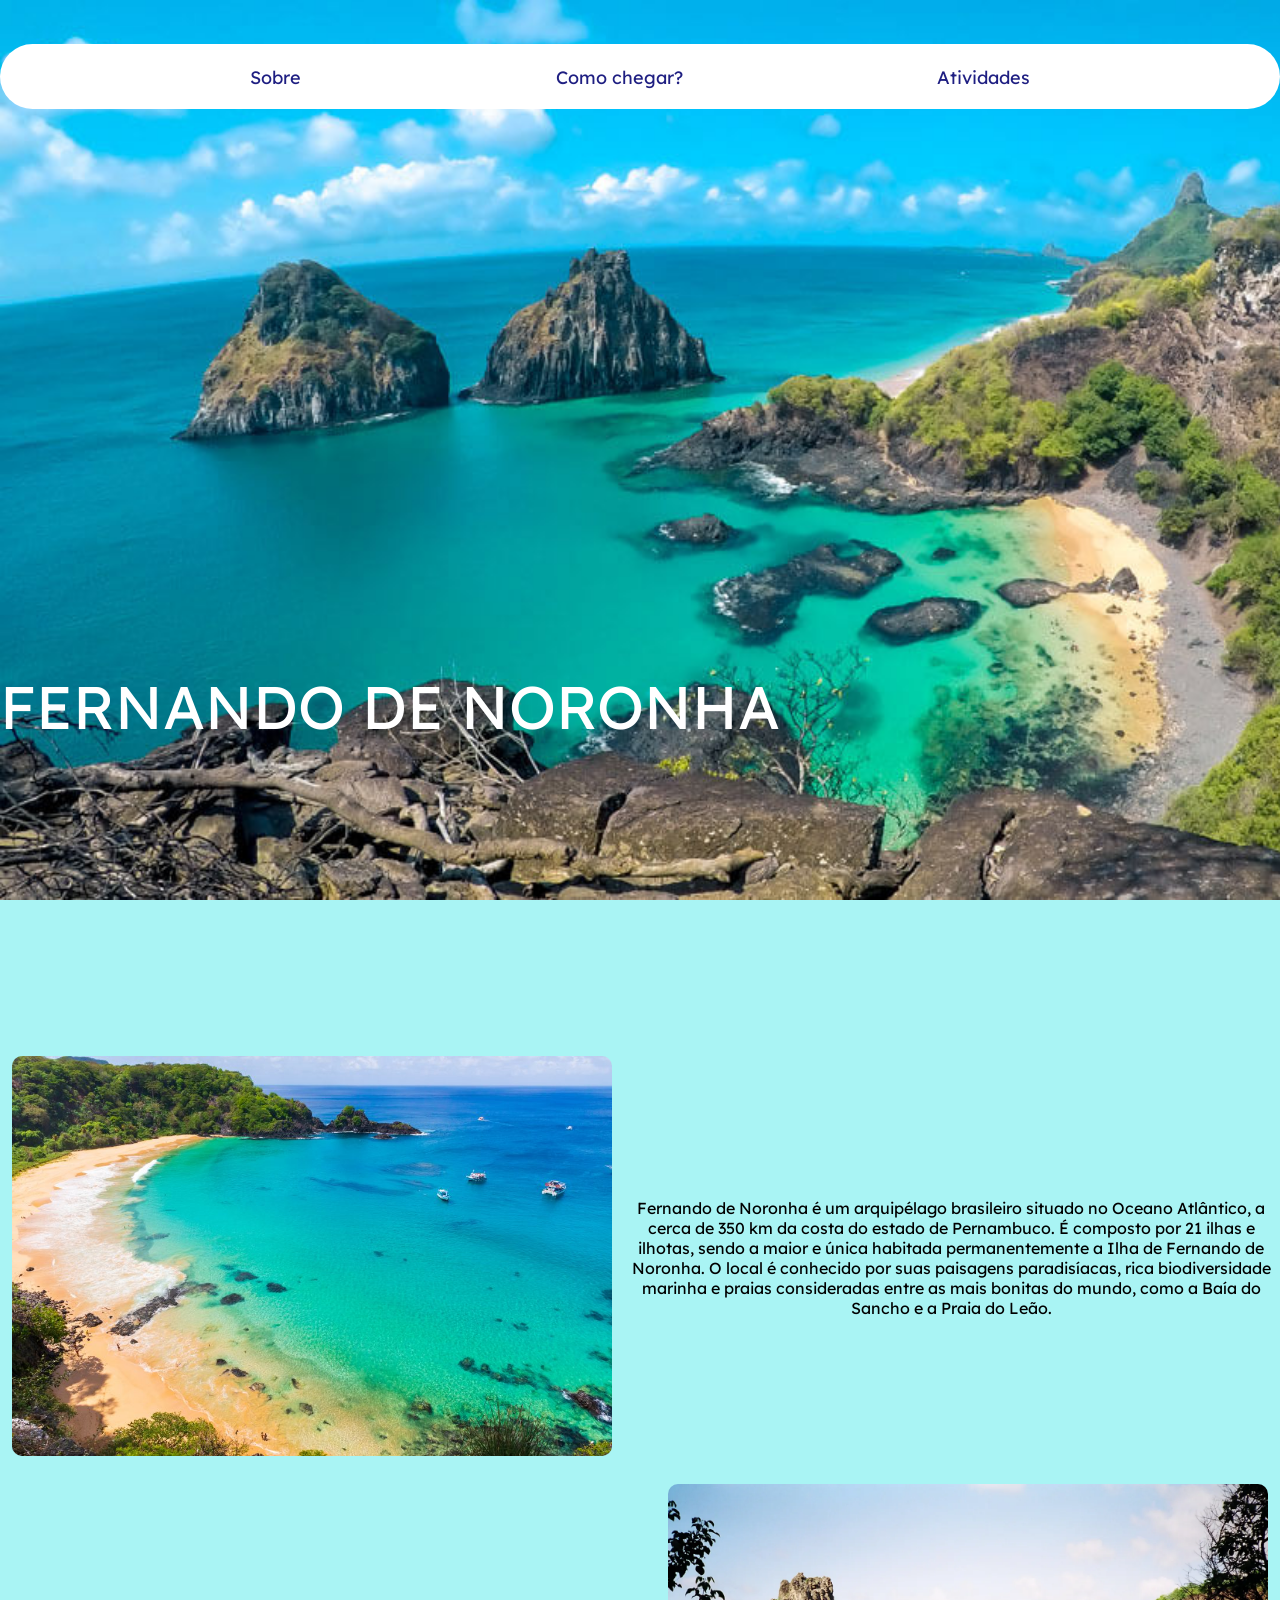
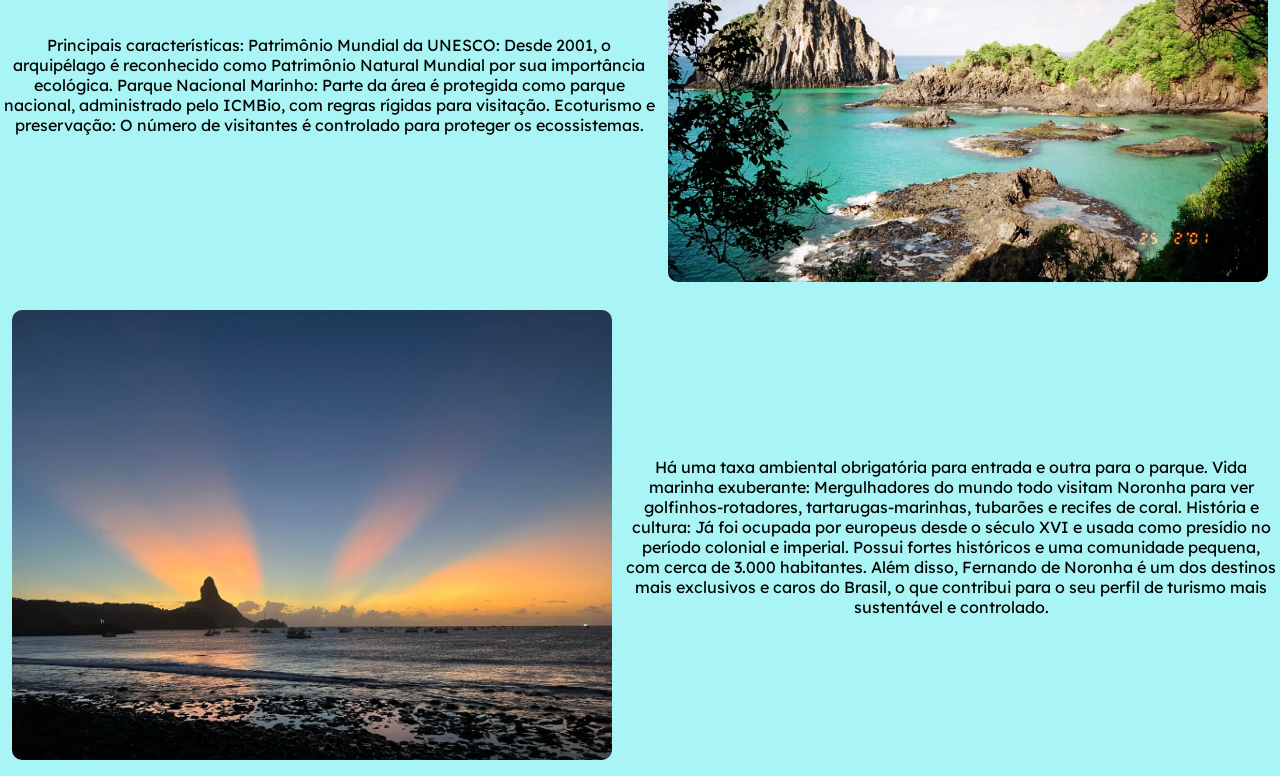
<file: index.html>
<!DOCTYPE html>
<html lang="pt-bt">
<head>
    <meta charset="UTF-8">
    <meta name="viewport" content="width=device-width, initial-scale=1.0">
    <title>projeto.Noronha</title>
    <link rel="stylesheet" href="index.css">

</head>



<body>
    <header>
        <figure>
            <nav>

                <div class="container">
                    <img src="img/Fernando-de-Noronha-Dicas-O-que-Fazer-Capa.jpg" alt="fernando" width="1513px" height="900"> 
                    
                    <div class="menu">
                        <ul>
                            
                            <a href="index.html">Sobre</a>
                            <a href="chegar.html">Como chegar?</a>
                            <a href="atividad.html">Atividades</a>
                            
                        </ul>
                        
                   </div>


                </div>

            </nav>
        
        </figure>
        
        <div class="nomeNoronha">
            <p>FERNANDO DE NORONHA</p>
        </div>
    
    </header>










    <table>

        <tr>
            <td>
                <img src="img/istock-1187018564-1024x683.jpg" width="600px">
            </td>

            <td>
                <p>
                    Fernando de Noronha é um arquipélago brasileiro situado no Oceano Atlântico, a cerca de 350 km da costa do estado de Pernambuco.
                    É composto por 21 ilhas e ilhotas, sendo a maior e única habitada permanentemente a Ilha de Fernando de Noronha. O local é conhecido
                    por suas paisagens paradisíacas, rica biodiversidade marinha e praias consideradas entre as mais bonitas do mundo, como a Baía do
                    Sancho e a Praia do Leão.
                </p>                
            </td>

        </tr>

    </table>



    <table>

        <tr>
            <td>
                <p>
                    Principais características: 
                    Patrimônio Mundial da UNESCO: Desde 2001, o arquipélago é reconhecido como Patrimônio Natural Mundial por sua importância ecológica.
        
                    Parque Nacional Marinho: Parte da área é protegida como parque nacional, administrado pelo ICMBio, com regras rígidas para visitação.
        
                    Ecoturismo e preservação: O número de visitantes é controlado para proteger os ecossistemas.
                </p> 
            </td>

            <td>
                <img src="img/Arquipelago_Fernando_de_Noronha.jpg.webp" width="600px">
            </td>
            
        </tr>

    </table>

    

    <table>

        <tr>
            <td>
                <img src="img/Viajar-para-Fernando-de-Noronha-Credito_-Divulgacao-Visite-Noronha-2.jpeg" width="600px">
            </td>
            <td>
                <p>
                    Há uma taxa ambiental obrigatória para entrada e outra para o parque.
       
                       Vida marinha exuberante: Mergulhadores do mundo todo visitam Noronha para ver golfinhos-rotadores, tartarugas-marinhas, tubarões e recifes de coral.
       
                       História e cultura: Já foi ocupada por europeus desde o século XVI e usada como presídio no período colonial e imperial. Possui fortes históricos e uma comunidade pequena, com cerca de 3.000 habitantes.
       
                    Além disso, Fernando de Noronha é um dos destinos mais exclusivos e caros do Brasil, o que contribui para o seu perfil de turismo mais sustentável e controlado.
                   </p>

            </td>
        </tr>

    </table>


</body>
</html>
</file>
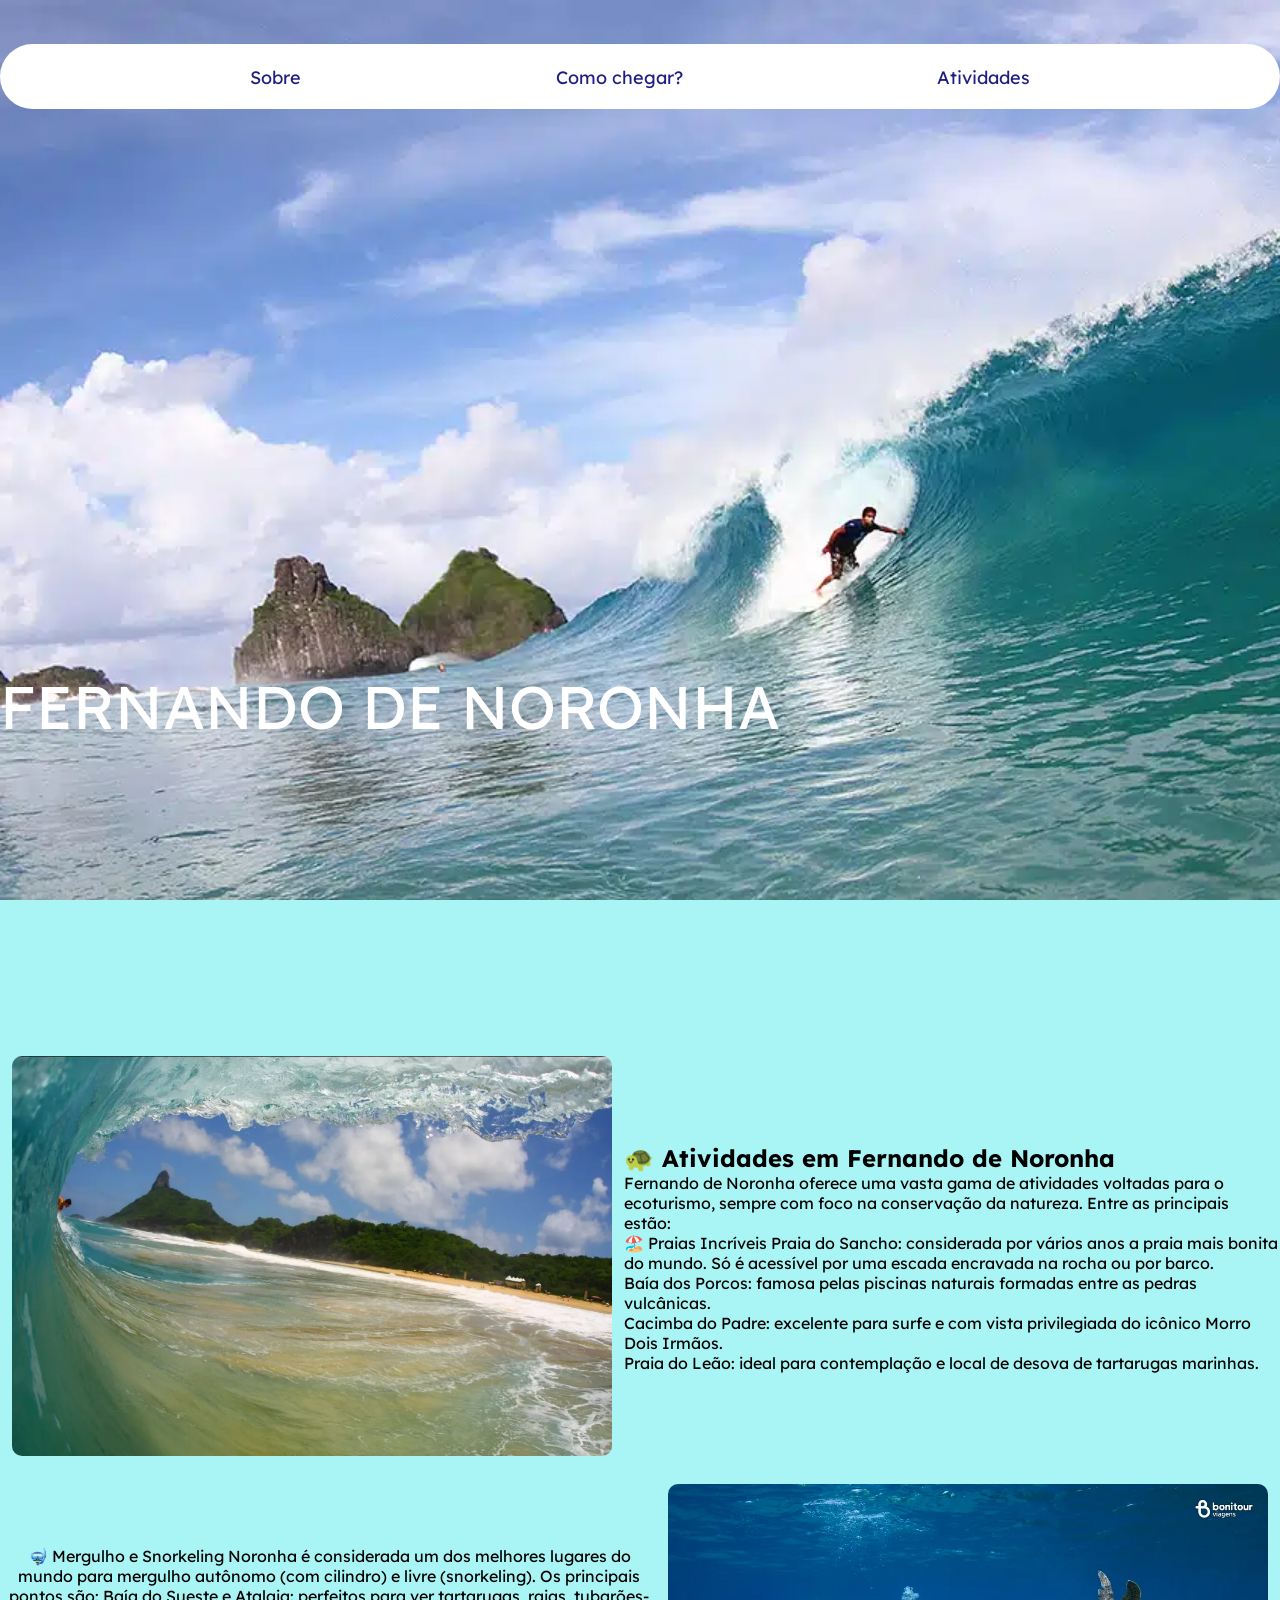
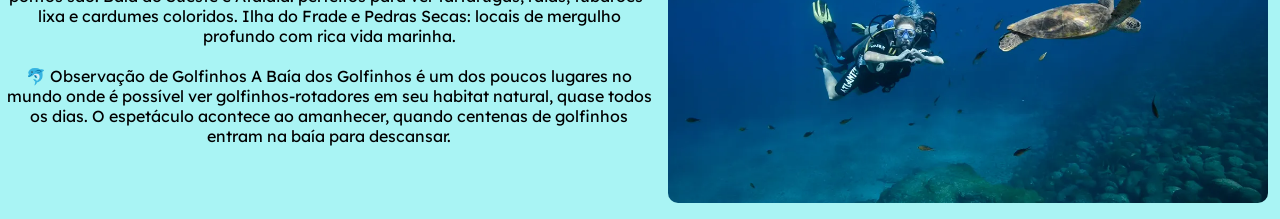
<file: atividad.html>
<!DOCTYPE html>
<html lang="pt-bt">
<head>
    <meta charset="UTF-8">
    <meta name="viewport" content="width=device-width, initial-scale=1.0">
    <title>projeto.Noronha</title>
    <link rel="stylesheet" href="index.css">

</head>



<body>
    <header>
        <figure>
            <nav>

                <div class="container">
                    <img src="img/hang-loose-pro-contest-cacimba-padre-fernando-noronha.jpg.webp" alt="fernando" width="1513px" height="900"> 

                    
                    <div class="menu">
                        <ul>
                            
                            <a href="index.html">Sobre</a>
                            <a href="chegar.html">Como chegar?</a>
                            <a href="atividad.html">Atividades</a>
                            
                        </ul>
                        
                   </div>


                </div>

            </nav>
        
        </figure>
        
        <div class="nomeNoronha">
            <p>FERNANDO DE NORONHA</p>
        </div>
    
    </header>










    <table>

        <tr>
            <td>
                <img src="img/fernando-de-noronha-1.webp" width="600px">
            </td>

            <td>
                <p>
                    <h2>🐢 Atividades em Fernando de Noronha</h2>
                    Fernando de Noronha oferece uma vasta 
                    gama de atividades voltadas para o ecoturismo,
                     sempre com foco na conservação da natureza.
                      Entre as principais estão: <br>
                    
                    🏖️ Praias Incríveis
                    Praia do Sancho: considerada por vários anos
                     a praia mais bonita do mundo. Só é acessível
                      por uma escada encravada na rocha ou por barco.
                    <br>
                    Baía dos Porcos: famosa pelas piscinas naturais
                     formadas entre as pedras vulcânicas.
                    <br>
                    Cacimba do Padre: excelente para surfe e 
                    com vista privilegiada do icônico Morro Dois Irmãos.
                    <br>
                    Praia do Leão: ideal para contemplação
                     e local de desova de tartarugas marinhas.
                </p>                
            </td>

        </tr>

    </table>



    <table>

        <tr>
            <td>
                <p>
                    🤿 Mergulho e Snorkeling
                    Noronha é considerada um dos melhores
                     lugares do mundo para mergulho autônomo
                      (com cilindro) e livre (snorkeling).
                       Os principais pontos são:
                    
                    Baía do Sueste e Atalaia: perfeitos
                     para ver tartarugas, raias, tubarões-lixa
                      e cardumes coloridos.
                    
                    Ilha do Frade e Pedras Secas: locais
                     de mergulho profundo com rica vida marinha.
                     <br>
                    <br>
                    🐬 Observação de Golfinhos
                    A Baía dos Golfinhos é um dos poucos
                     lugares no mundo onde é possível ver 
                     golfinhos-rotadores em seu habitat natural,
                      quase todos os dias. O espetáculo acontece
                       ao amanhecer, quando centenas de golfinhos
                        entram na baía para descansar.
    
                </p> 
            </td>

            <td>
                <img src="img/Destaque-03-4-passeios-com-mergulho-em-Fernando-de-Noronha-1127x600-1.webp" width="600px">
            </td>
            
        </tr>

    </table>

    


</body>
</html>
</file>
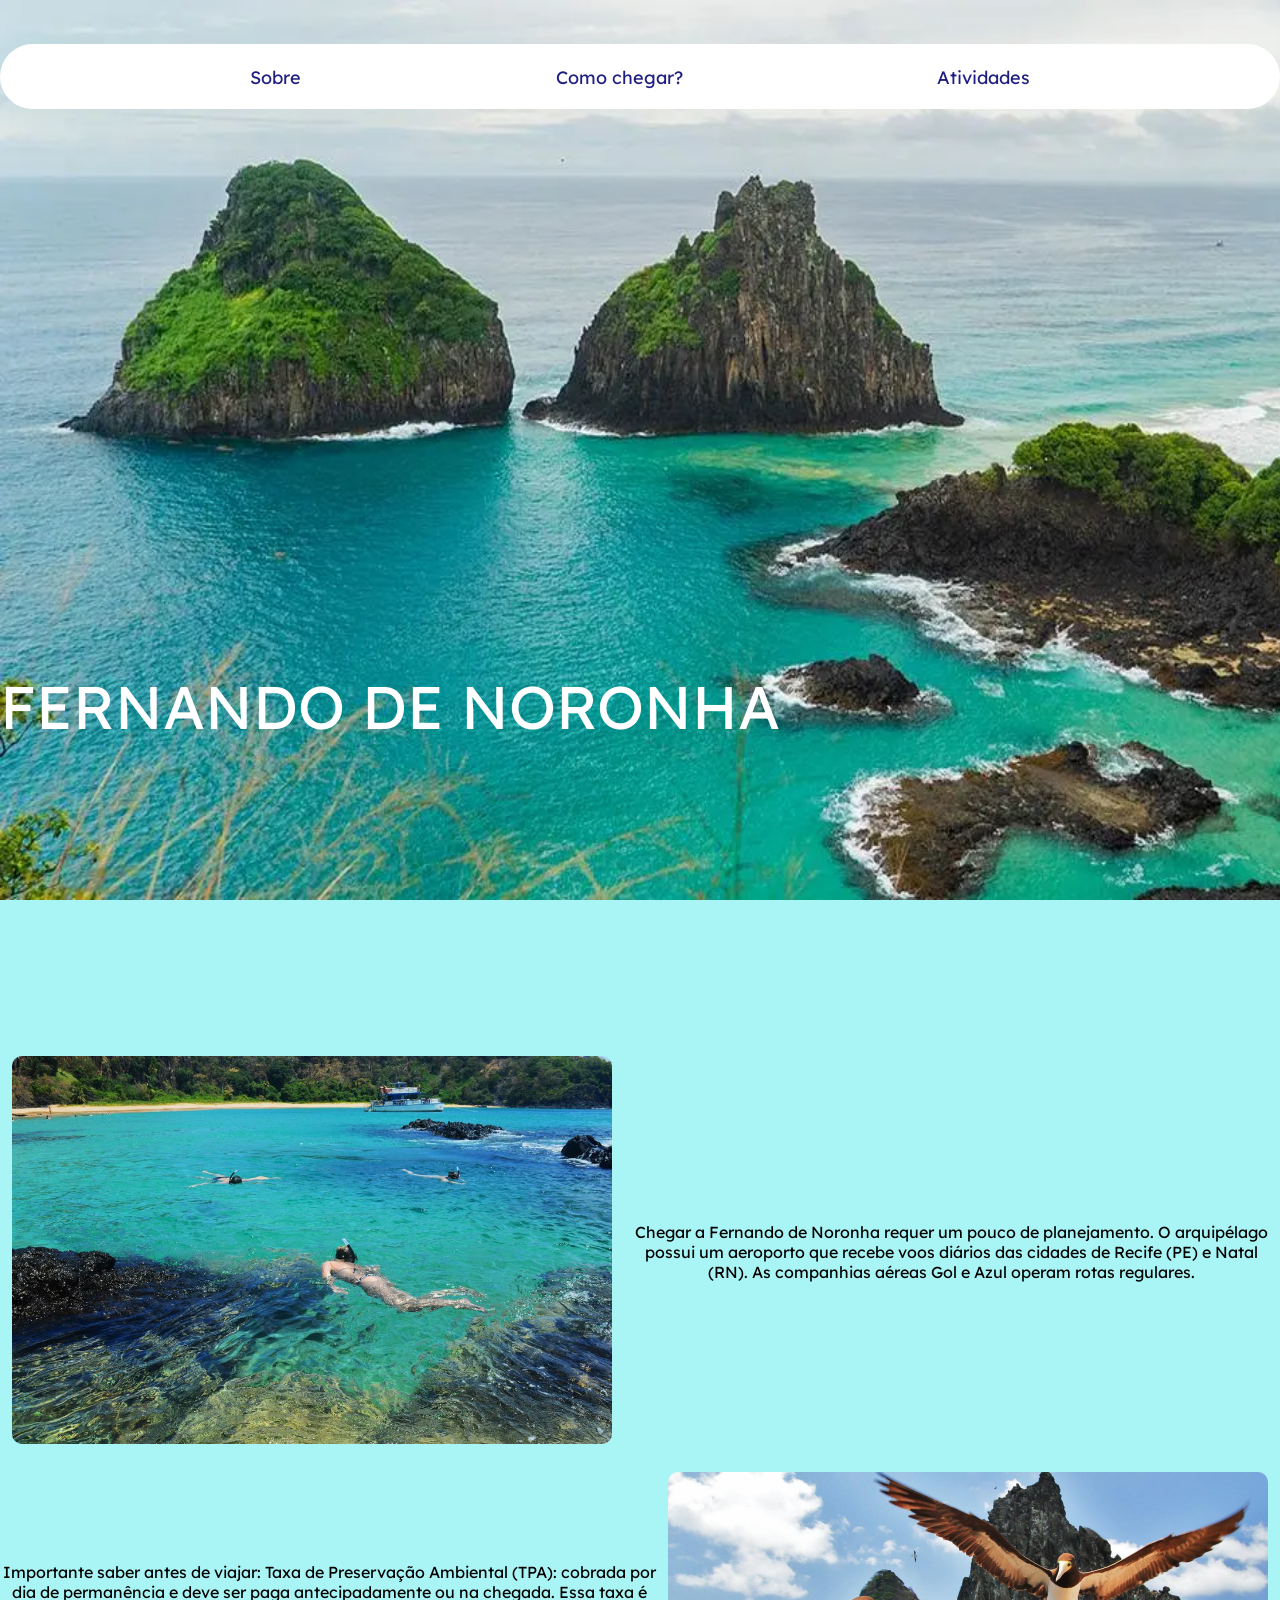
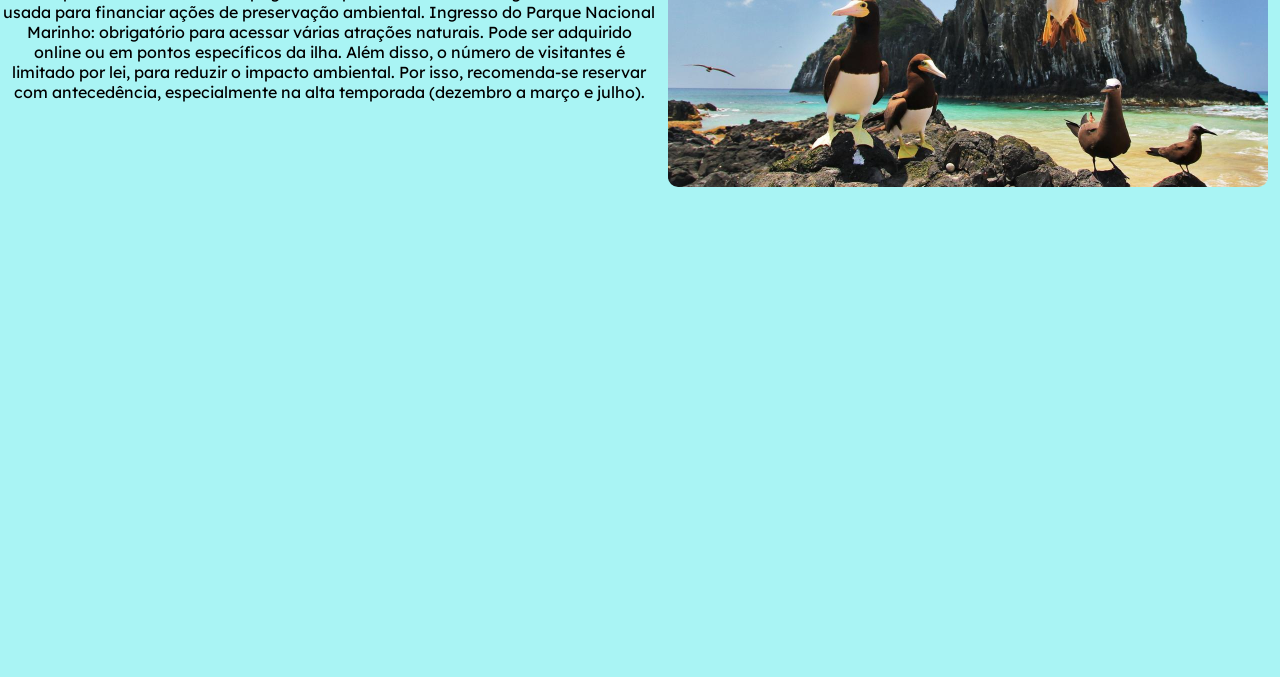
<file: chegar.html>
<!DOCTYPE html>
<html lang="pt-bt">
<head>
    <meta charset="UTF-8">
    <meta name="viewport" content="width=device-width, initial-scale=1.0">
    <title>projeto.Noronha</title>
    <link rel="stylesheet" href="index.css">

</head>



<body>
    <header>
        <figure>
            <nav>

                <div class="container">
                    <img src="img/Destaque02-4-motivos-para-conhecer-F-N-em-Junho-1127x600-1.webp" alt="fernando" width="1513px" height="900">
                    
                    <div class="menu">
                        <ul>
                            
                            <a href="index.html">Sobre</a>
                            <a href="chegar.html">Como chegar?</a>
                            <a href="atividad.html">Atividades</a>
                            
                        </ul>
                        
                   </div>


                </div>

            </nav>
        
        </figure>
        
        <div class="nomeNoronha">
            <p>FERNANDO DE NORONHA</p>
        </div>
    
    </header>










    <table>

        <tr>
            <td>
                <img src="img/expedicao-fernando-de-noronha-19.jpg" width="600px">
            </td>

            <td>
                <p>
                    Chegar a Fernando de Noronha requer um
                    pouco de planejamento. O arquipélago 
                    possui um aeroporto que recebe voos diários
                     das cidades de Recife (PE) e Natal (RN).
                      As companhias aéreas Gol e Azul operam rotas
                       regulares.
                </p>                
            </td>

        </tr>

    </table>



    <table>

        <tr>
            <td>
                <p>
                    Importante saber antes de viajar:
                    Taxa de Preservação Ambiental (TPA): 
                    cobrada por dia de permanência e deve 
                    ser paga antecipadamente ou na chegada.
                     Essa taxa é usada para financiar ações
                      de preservação ambiental.
                    
                    Ingresso do Parque Nacional Marinho: obrigatório
                     para acessar várias atrações naturais. Pode ser
                      adquirido online ou em pontos específicos da ilha.
                    
                    Além disso, o número de visitantes é limitado por
                     lei, para reduzir o impacto ambiental. Por isso,
                      recomenda-se reservar com antecedência, especialmente
                       na alta temporada (dezembro a março e julho).
                </p> 
            </td>

            <td>
                <img src="img/6a7e39dd-city-52540-16f0fa77274.jpg" width="600px">
            </td>
            
        </tr>

    </table>
<br>
    <div class="mapinha">
        <iframe src="https://www.google.com/maps/embed?pb=!1m18!1m12!1m3!1d63693.417914576195!2d-32.4268917!3d-3.8447976500000003!2m3!1f0!2f0!3f0!3m2!1i1024!2i768!4f13.1!3m3!1m2!1s0x635de3fd6310b57%3A0xe1a76e103787589!2sFernando%20de%20Noronha!5e0!3m2!1spt-BR!2sbr!4v1746381656043!5m2!1spt-BR!2sbr" width="600" height="450" style="border:0;" allowfullscreen="" loading="lazy" referrerpolicy="no-referrer-when-downgrade"></iframe>
    </div>

    



</body>
</html>
</file>
<file: index.css>
@import url('https://fonts.googleapis.com/css2?family=Lexend:wght@100..900&display=swap');

*{
    margin: 0;
    padding: 0;
    box-sizing: border-box;
    text-decoration: none;
    outline: none;
    font-family: "Lexend", sans-serif;
}

body {
    background-color: rgb(169, 244, 244);
}

header figure img .container{
    display: block;
    position: relative;
    bottom: 100px;
}
header figure nav .menu ul{
    background-color: white;
    padding: 12px 5px 10px 5px;
    position: relative;
    bottom: 860px;
    display: inline-block;
    border-radius: 50px;
}

header figure nav .menu ul{
    display: flex;
    justify-content: center;
    text-align: center;
    justify-content: space-evenly;
}
header figure nav .menu ul a{
    font-size: 18px;
    margin: 10px;
    color: rgb(31, 31, 130);
}

header figure nav .menu ul a:hover{
    color: rgb(23, 23, 255);

}

body header .nomeNoronha{
    font-size: 60px;
    position: relative;
    bottom: 300px;
    color: white;
}


body table tr td p{
    text-align: center;
}

body table tr td img{
    border-radius: 10px;
    margin: 10px;
}

body iframe{
    position: relative;
    left: 500px;
    border-radius: 20px;
}
</file>
